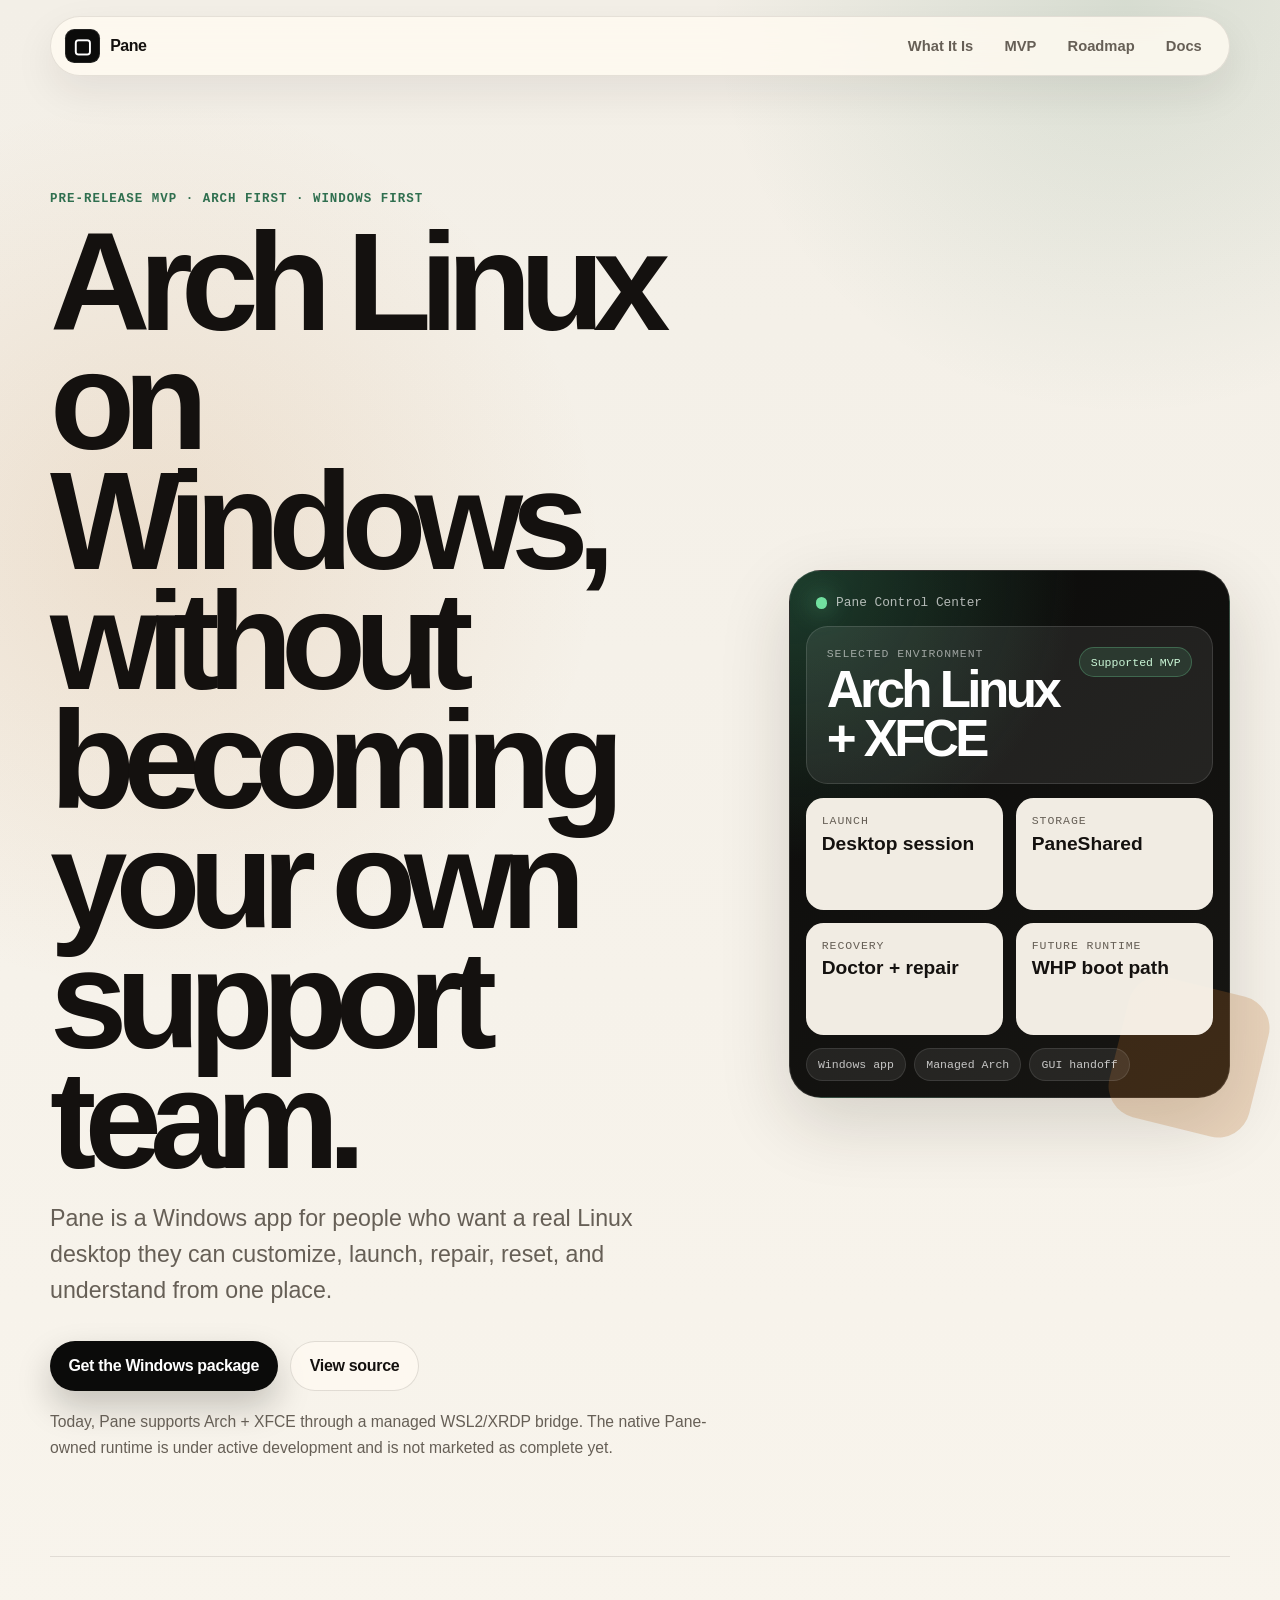
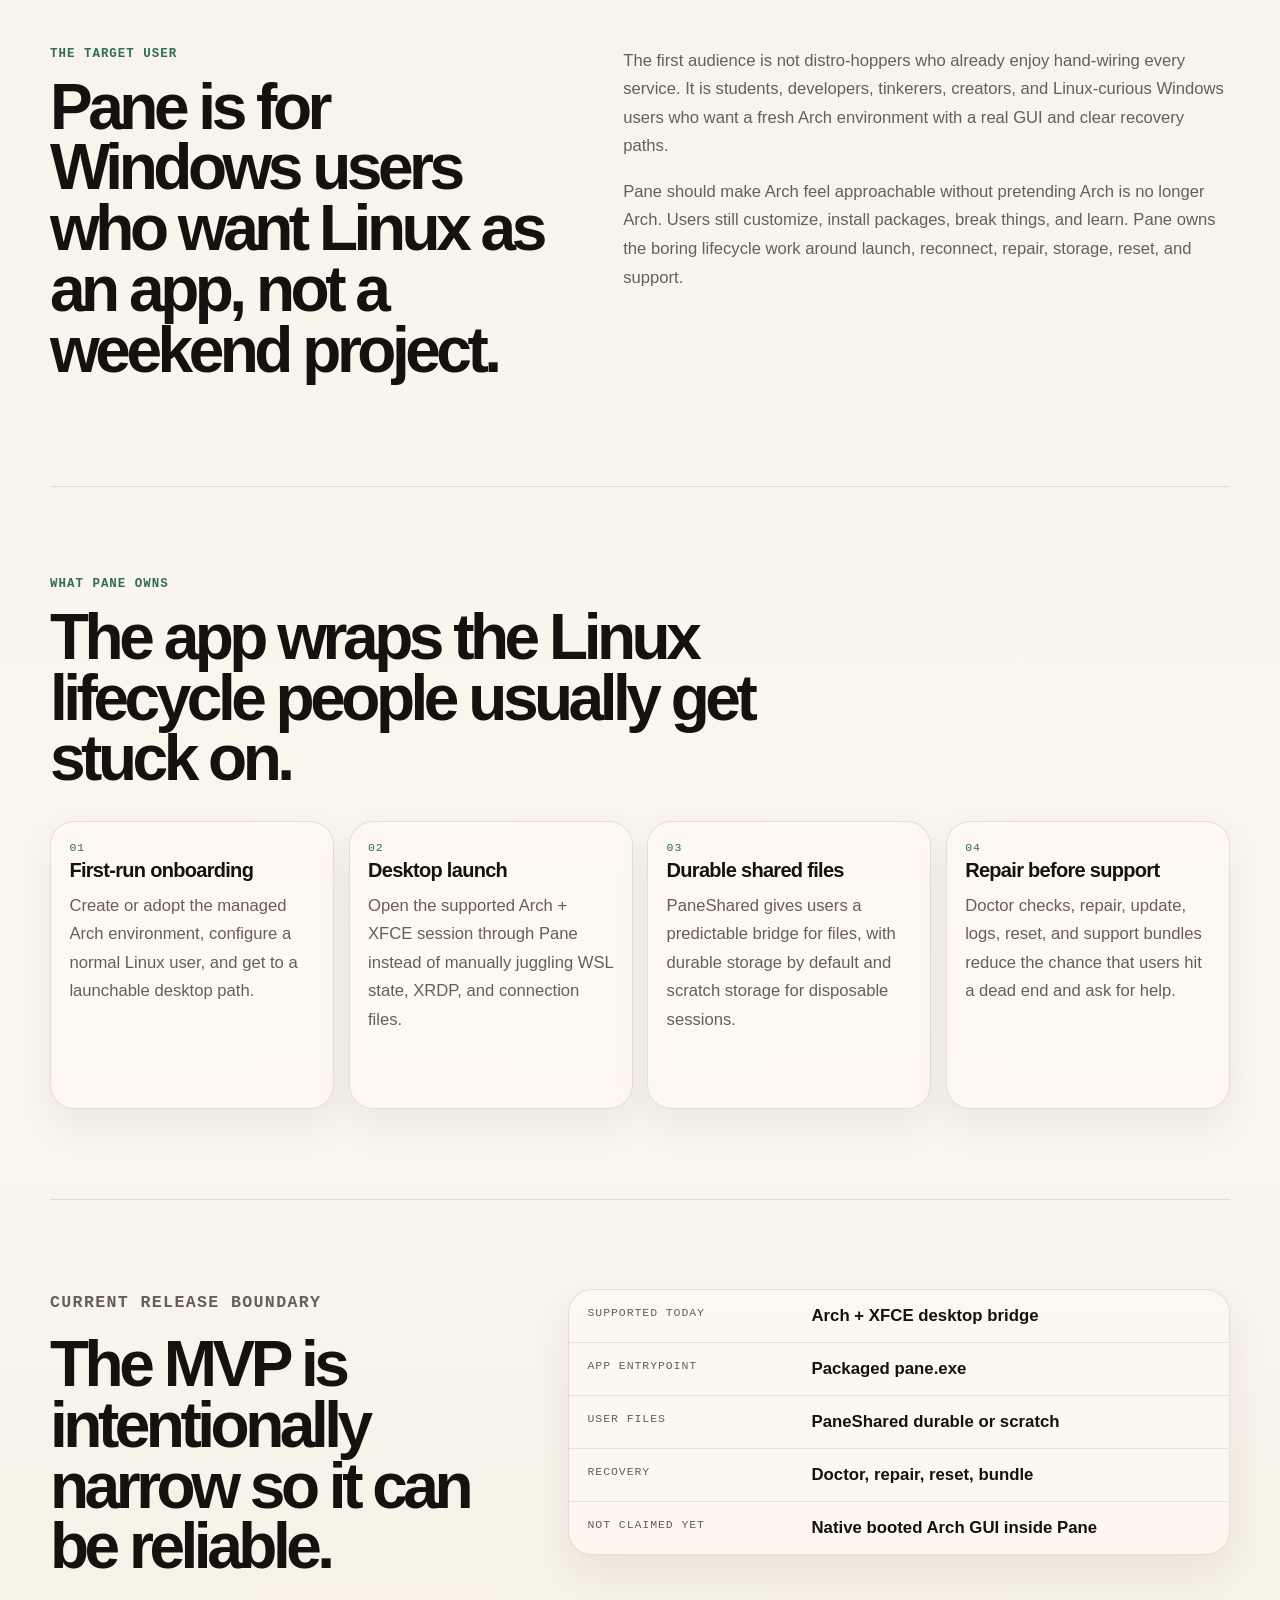
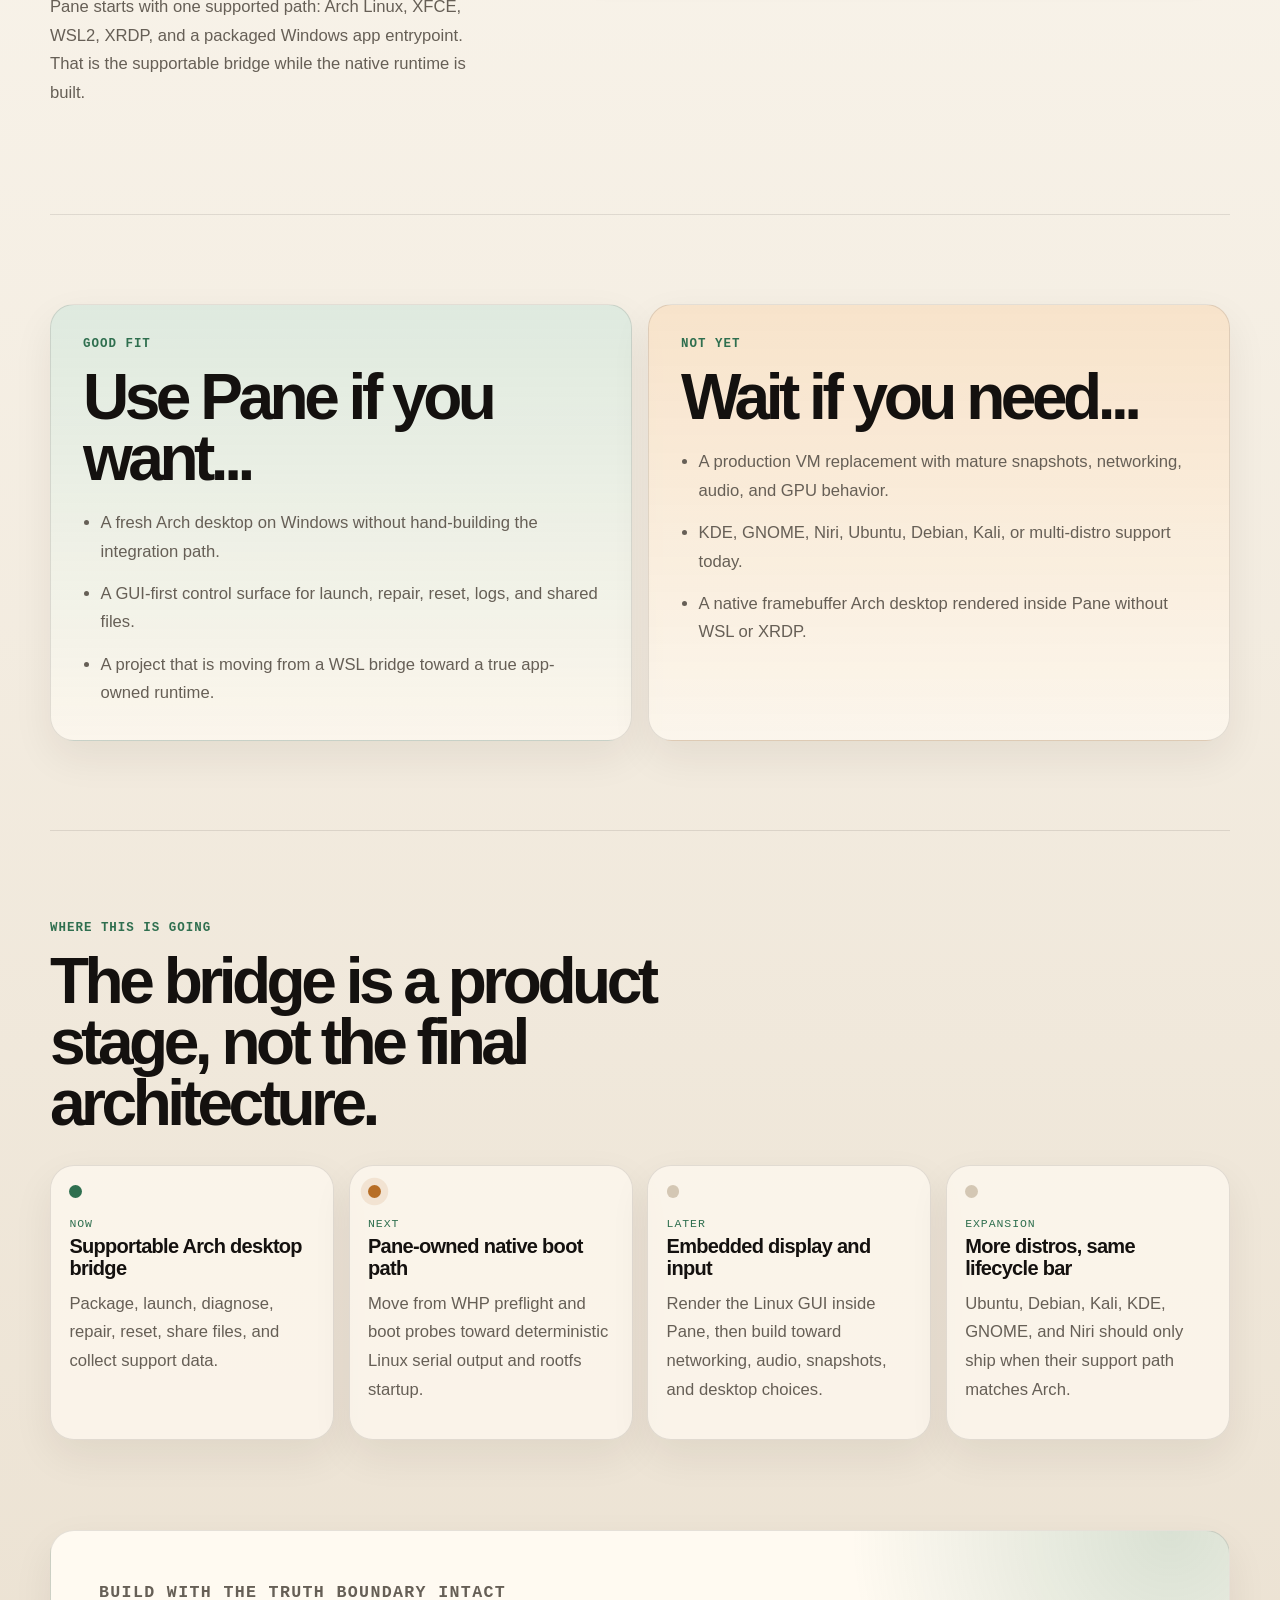
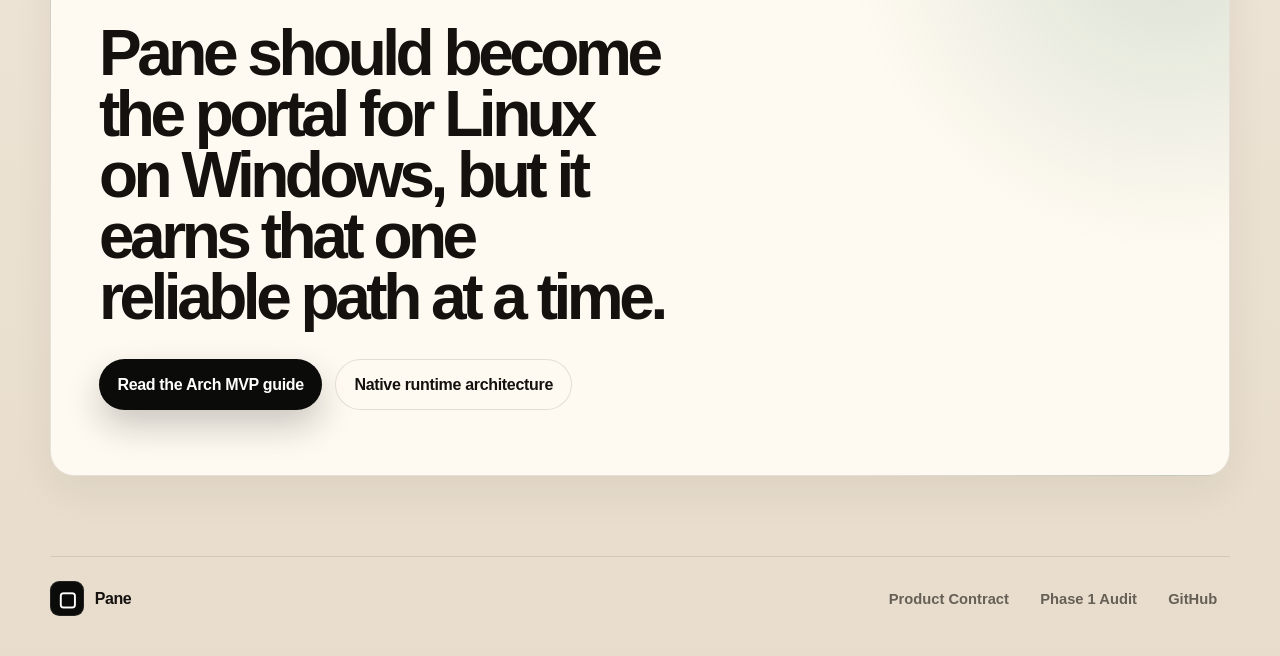
<file: docs/index.html>
<!DOCTYPE html>
<html lang="en">
<head>
  <meta charset="UTF-8">
  <meta name="viewport" content="width=device-width, initial-scale=1.0">
  <title>Pane - Arch Linux for Windows, without the setup spiral</title>
  <meta name="description" content="Pane is a Windows app that makes a fresh Arch Linux desktop easier to launch, repair, reset, and understand. Arch + XFCE is supported today while Pane builds toward its own native runtime.">
  <meta property="og:title" content="Pane - Arch Linux for Windows, without the setup spiral">
  <meta property="og:description" content="A Windows app for launching and managing an Arch Linux desktop today, with a clear path toward a Pane-owned native runtime.">
  <meta property="og:type" content="website">
  <meta name="theme-color" content="#f3efe7">
  <link rel="icon" href="data:image/svg+xml,<svg xmlns='http://www.w3.org/2000/svg' viewBox='0 0 100 100'><rect width='100' height='100' fill='black'/><text x='50' y='64' text-anchor='middle' font-size='58' fill='white'>▢</text></svg>">
  <link rel="stylesheet" href="style.css">
</head>
<body class="landing">
  <header class="site-header" data-reveal>
    <a class="brand" href="index.html" aria-label="Pane home">
      <span class="brand-mark">▢</span>
      <span>Pane</span>
    </a>
    <nav class="site-nav" aria-label="Primary navigation">
      <a href="#what-it-is">What It Is</a>
      <a href="#mvp">MVP</a>
      <a href="#roadmap">Roadmap</a>
      <a href="doc.html?doc=mvp-arch">Docs</a>
    </nav>
  </header>

  <main>
    <section class="hero-section">
      <div class="hero-copy" data-reveal>
        <p class="eyebrow">Pre-release MVP · Arch first · Windows first</p>
        <h1>Arch Linux on Windows, without becoming your own support team.</h1>
        <p class="hero-lede">
          Pane is a Windows app for people who want a real Linux desktop they can customize,
          launch, repair, reset, and understand from one place.
        </p>
        <div class="hero-actions" aria-label="Primary actions">
          <a class="button button-primary" href="https://github.com/NAME0x0/pane/releases">Get the Windows package</a>
          <a class="button button-secondary" href="https://github.com/NAME0x0/pane">View source</a>
        </div>
        <p class="truth-note">
          Today, Pane supports Arch + XFCE through a managed WSL2/XRDP bridge. The native
          Pane-owned runtime is under active development and is not marketed as complete yet.
        </p>
      </div>

      <div class="app-card" aria-label="Pane product snapshot" data-reveal>
        <div class="app-card-top">
          <span class="app-dot"></span>
          <span>Pane Control Center</span>
        </div>
        <div class="launch-panel">
          <div>
            <p class="panel-label">Selected environment</p>
            <h2>Arch Linux + XFCE</h2>
          </div>
          <span class="status-pill">Supported MVP</span>
        </div>
        <div class="panel-grid">
          <div>
            <span>Launch</span>
            <strong>Desktop session</strong>
          </div>
          <div>
            <span>Storage</span>
            <strong>PaneShared</strong>
          </div>
          <div>
            <span>Recovery</span>
            <strong>Doctor + repair</strong>
          </div>
          <div>
            <span>Future runtime</span>
            <strong>WHP boot path</strong>
          </div>
        </div>
        <div class="runtime-strip">
          <span>Windows app</span>
          <span>Managed Arch</span>
          <span>GUI handoff</span>
        </div>
      </div>
    </section>

    <section class="section split-section" id="what-it-is">
      <div data-reveal>
        <p class="eyebrow">The target user</p>
        <h2>Pane is for Windows users who want Linux as an app, not a weekend project.</h2>
      </div>
      <div class="copy-stack" data-reveal>
        <p>
          The first audience is not distro-hoppers who already enjoy hand-wiring every service.
          It is students, developers, tinkerers, creators, and Linux-curious Windows users who
          want a fresh Arch environment with a real GUI and clear recovery paths.
        </p>
        <p>
          Pane should make Arch feel approachable without pretending Arch is no longer Arch.
          Users still customize, install packages, break things, and learn. Pane owns the boring
          lifecycle work around launch, reconnect, repair, storage, reset, and support.
        </p>
      </div>
    </section>

    <section class="section cards-section" aria-labelledby="what-pane-does">
      <div class="section-heading" data-reveal>
        <p class="eyebrow">What Pane owns</p>
        <h2 id="what-pane-does">The app wraps the Linux lifecycle people usually get stuck on.</h2>
      </div>
      <div class="feature-grid">
        <article class="feature-card" data-reveal>
          <span class="feature-number">01</span>
          <h3>First-run onboarding</h3>
          <p>Create or adopt the managed Arch environment, configure a normal Linux user, and get to a launchable desktop path.</p>
        </article>
        <article class="feature-card" data-reveal>
          <span class="feature-number">02</span>
          <h3>Desktop launch</h3>
          <p>Open the supported Arch + XFCE session through Pane instead of manually juggling WSL state, XRDP, and connection files.</p>
        </article>
        <article class="feature-card" data-reveal>
          <span class="feature-number">03</span>
          <h3>Durable shared files</h3>
          <p>PaneShared gives users a predictable bridge for files, with durable storage by default and scratch storage for disposable sessions.</p>
        </article>
        <article class="feature-card" data-reveal>
          <span class="feature-number">04</span>
          <h3>Repair before support</h3>
          <p>Doctor checks, repair, update, logs, reset, and support bundles reduce the chance that users hit a dead end and ask for help.</p>
        </article>
      </div>
    </section>

    <section class="section mvp-section" id="mvp">
      <div class="mvp-copy" data-reveal>
        <p class="eyebrow">Current release boundary</p>
        <h2>The MVP is intentionally narrow so it can be reliable.</h2>
        <p>
          Pane starts with one supported path: Arch Linux, XFCE, WSL2, XRDP, and a packaged
          Windows app entrypoint. That is the supportable bridge while the native runtime is built.
        </p>
      </div>
      <div class="status-table" data-reveal>
        <div><span>Supported today</span><strong>Arch + XFCE desktop bridge</strong></div>
        <div><span>App entrypoint</span><strong>Packaged pane.exe</strong></div>
        <div><span>User files</span><strong>PaneShared durable or scratch</strong></div>
        <div><span>Recovery</span><strong>Doctor, repair, reset, bundle</strong></div>
        <div><span>Not claimed yet</span><strong>Native booted Arch GUI inside Pane</strong></div>
      </div>
    </section>

    <section class="section audience-section">
      <div class="audience-card good" data-reveal>
        <p class="eyebrow">Good fit</p>
        <h2>Use Pane if you want...</h2>
        <ul>
          <li>A fresh Arch desktop on Windows without hand-building the integration path.</li>
          <li>A GUI-first control surface for launch, repair, reset, logs, and shared files.</li>
          <li>A project that is moving from a WSL bridge toward a true app-owned runtime.</li>
        </ul>
      </div>
      <div class="audience-card caution" data-reveal>
        <p class="eyebrow">Not yet</p>
        <h2>Wait if you need...</h2>
        <ul>
          <li>A production VM replacement with mature snapshots, networking, audio, and GPU behavior.</li>
          <li>KDE, GNOME, Niri, Ubuntu, Debian, Kali, or multi-distro support today.</li>
          <li>A native framebuffer Arch desktop rendered inside Pane without WSL or XRDP.</li>
        </ul>
      </div>
    </section>

    <section class="section roadmap-section" id="roadmap">
      <div class="section-heading" data-reveal>
        <p class="eyebrow">Where this is going</p>
        <h2>The bridge is a product stage, not the final architecture.</h2>
      </div>
      <div class="roadmap">
        <div class="roadmap-item done" data-reveal>
          <span>Now</span>
          <h3>Supportable Arch desktop bridge</h3>
          <p>Package, launch, diagnose, repair, reset, share files, and collect support data.</p>
        </div>
        <div class="roadmap-item active" data-reveal>
          <span>Next</span>
          <h3>Pane-owned native boot path</h3>
          <p>Move from WHP preflight and boot probes toward deterministic Linux serial output and rootfs startup.</p>
        </div>
        <div class="roadmap-item" data-reveal>
          <span>Later</span>
          <h3>Embedded display and input</h3>
          <p>Render the Linux GUI inside Pane, then build toward networking, audio, snapshots, and desktop choices.</p>
        </div>
        <div class="roadmap-item" data-reveal>
          <span>Expansion</span>
          <h3>More distros, same lifecycle bar</h3>
          <p>Ubuntu, Debian, Kali, KDE, GNOME, and Niri should only ship when their support path matches Arch.</p>
        </div>
      </div>
    </section>

    <section class="section cta-section" data-reveal>
      <p class="eyebrow">Build with the truth boundary intact</p>
      <h2>Pane should become the portal for Linux on Windows, but it earns that one reliable path at a time.</h2>
      <div class="hero-actions">
        <a class="button button-primary" href="doc.html?doc=mvp-arch">Read the Arch MVP guide</a>
        <a class="button button-secondary" href="doc.html?doc=native-runtime-architecture">Native runtime architecture</a>
      </div>
    </section>
  </main>

  <footer class="site-footer">
    <a class="brand" href="index.html">
      <span class="brand-mark">▢</span>
      <span>Pane</span>
    </a>
    <nav aria-label="Footer navigation">
      <a href="doc.html?doc=product-contract">Product Contract</a>
      <a href="doc.html?doc=phase-1-audit">Phase 1 Audit</a>
      <a href="https://github.com/NAME0x0/pane">GitHub</a>
    </nav>
  </footer>

  <script src="main.js"></script>
</body>
</html>
</file>
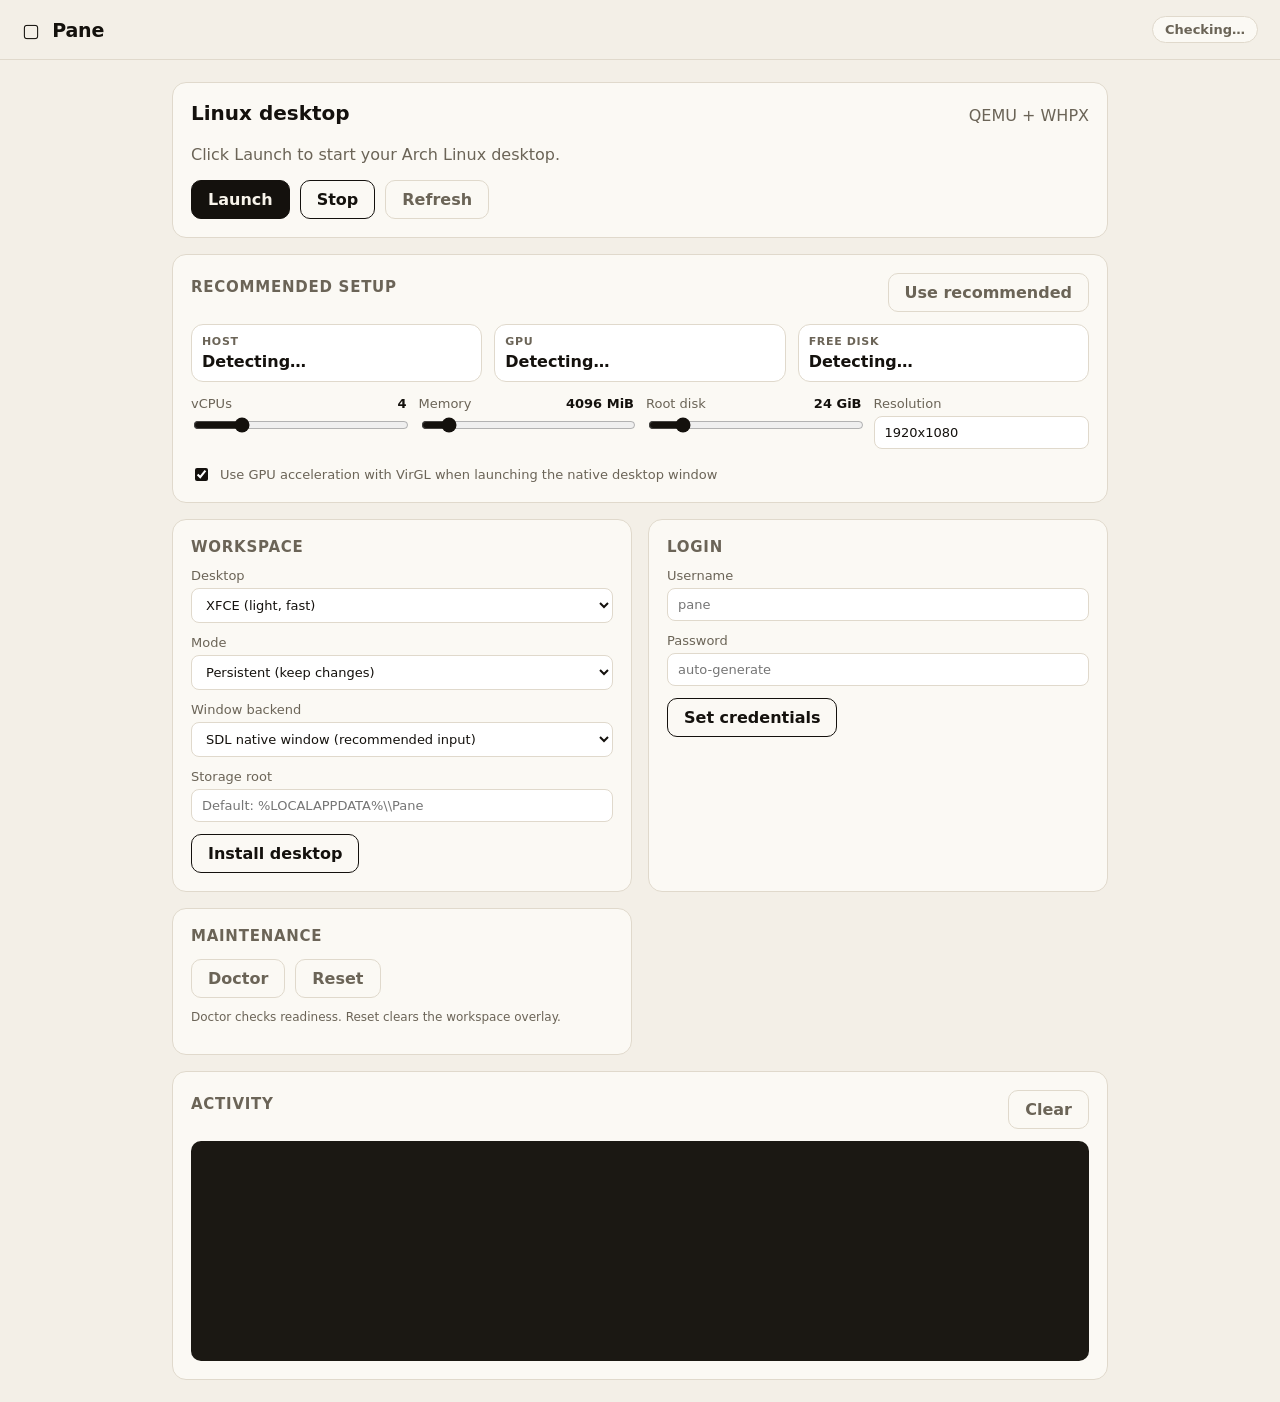
<file: ui/index.html>
<!DOCTYPE html>
<html lang="en">
<head>
  <meta charset="UTF-8" />
  <meta name="viewport" content="width=device-width, initial-scale=1.0" />
  <title>Pane</title>
  <link rel="stylesheet" href="style.css" />
</head>
<body>
  <header class="bar">
    <div class="brand"><span class="mark">▢</span> Pane</div>
    <div id="status" class="pill pill-idle">Checking…</div>
  </header>

  <main class="grid">
    <section class="card span2">
      <div class="card-top">
        <h2>Linux desktop</h2>
        <span class="muted" id="engine-line">QEMU + WHPX</span>
      </div>
      <p class="muted" id="vm-detail">Click Launch to start your Arch Linux desktop.</p>
      <div class="row">
        <button id="btn-launch" class="btn btn-primary">Launch</button>
        <button id="btn-stop" class="btn">Stop</button>
        <button id="btn-refresh" class="btn btn-ghost">Refresh</button>
      </div>
    </section>

    <section class="card span2">
      <div class="card-top">
        <h3>Recommended setup</h3>
        <button id="btn-recommended" class="btn btn-ghost small">Use recommended</button>
      </div>
      <div class="spec-grid">
        <div><span class="label">Host</span><strong id="host-summary">Detecting…</strong></div>
        <div><span class="label">GPU</span><strong id="gpu-summary">Detecting…</strong></div>
        <div><span class="label">Free disk</span><strong id="disk-summary">Detecting…</strong></div>
      </div>
      <div class="tuning-grid">
        <label class="field">vCPUs <output id="out-vcpus">4</output>
          <input id="in-vcpus" type="range" min="1" max="16" value="4" />
        </label>
        <label class="field">Memory <output id="out-memory">4096 MiB</output>
          <input id="in-memory" type="range" min="1024" max="32768" step="512" value="4096" />
        </label>
        <label class="field">Root disk <output id="out-disk">24 GiB</output>
          <input id="in-disk" type="range" min="8" max="128" step="1" value="24" />
        </label>
        <label class="field">Resolution
          <input id="in-resolution" type="text" value="1920x1080" />
        </label>
      </div>
      <label class="check">
        <input id="in-gpu" type="checkbox" checked />
        <span>Use GPU acceleration with VirGL when launching the native desktop window</span>
      </label>
    </section>

    <section class="card">
      <h3>Workspace</h3>
      <label class="field">Desktop
        <select id="sel-de">
          <option value="xfce">XFCE (light, fast)</option>
          <option value="gnome">GNOME</option>
          <option value="kde">KDE Plasma</option>
        </select>
      </label>
      <label class="field">Mode
        <select id="sel-mode">
          <option value="persistent">Persistent (keep changes)</option>
          <option value="perishable">Perishable (reset each time)</option>
        </select>
      </label>
      <label class="field">Window backend
        <select id="sel-display">
          <option value="sdl">SDL native window (recommended input)</option>
          <option value="gtk">GTK native window</option>
        </select>
      </label>
      <label class="field">Storage root
        <input id="in-storage-root" type="text" placeholder="Default: %LOCALAPPDATA%\\Pane" />
      </label>
      <button id="btn-install" class="btn">Install desktop</button>
    </section>

    <section class="card">
      <h3>Login</h3>
      <label class="field">Username <input id="in-user" type="text" placeholder="pane" /></label>
      <label class="field">Password <input id="in-pass" type="password" placeholder="auto-generate" /></label>
      <button id="btn-provision" class="btn">Set credentials</button>
    </section>

    <section class="card">
      <h3>Maintenance</h3>
      <div class="row">
        <button id="btn-doctor" class="btn btn-ghost">Doctor</button>
        <button id="btn-reset" class="btn btn-ghost">Reset</button>
      </div>
      <p class="muted small">Doctor checks readiness. Reset clears the workspace overlay.</p>
    </section>

    <section class="card span2">
      <div class="card-top"><h3>Activity</h3><button id="btn-clear" class="btn btn-ghost small">Clear</button></div>
      <pre id="log" class="log" aria-live="polite"></pre>
    </section>
  </main>

  <section id="screen-view" hidden>
    <div class="screen-bar">
      <div class="brand"><span class="mark">▢</span> Pane</div>
      <div class="row">
        <button id="btn-back" class="btn btn-ghost small">Control Center</button>
        <button id="btn-screen-stop" class="btn small">Stop</button>
      </div>
    </div>
    <div id="screen" class="screen"></div>
  </section>

  <script type="module" src="main.js"></script>
</body>
</html>
</file>
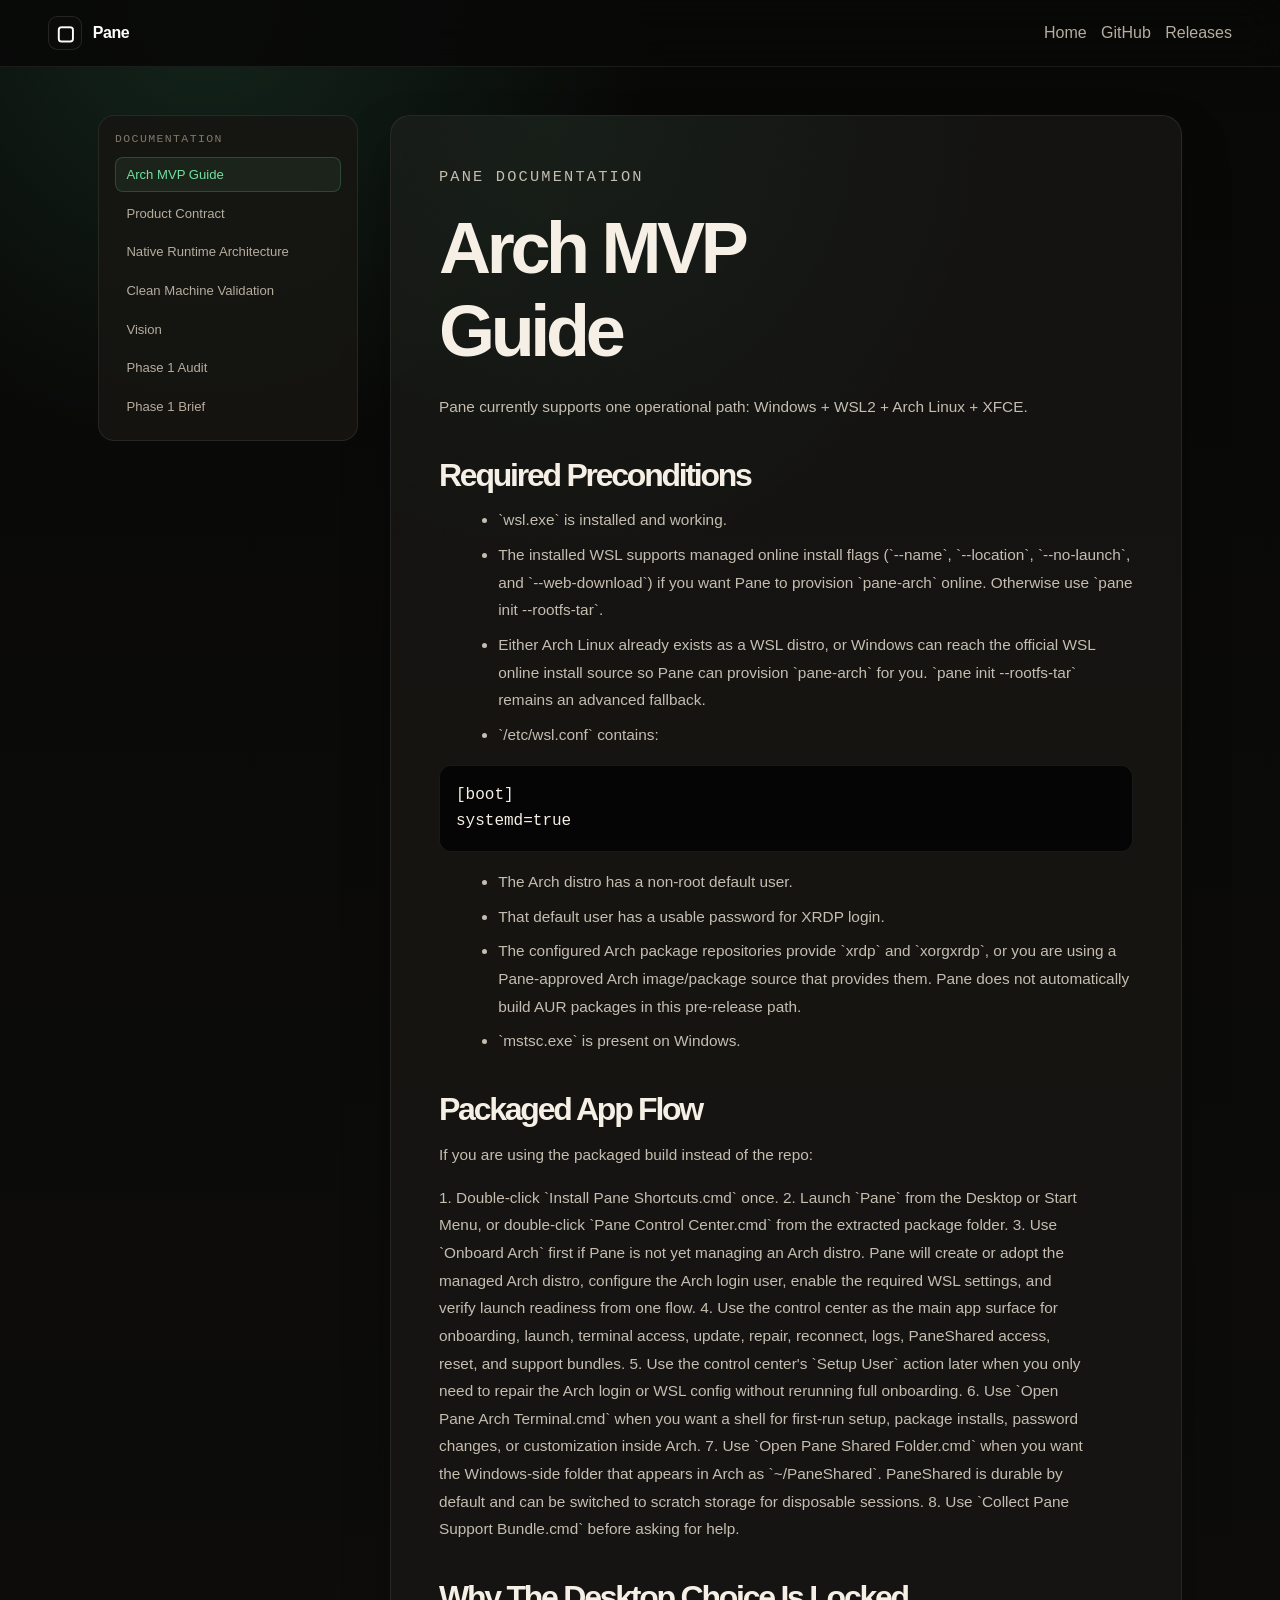
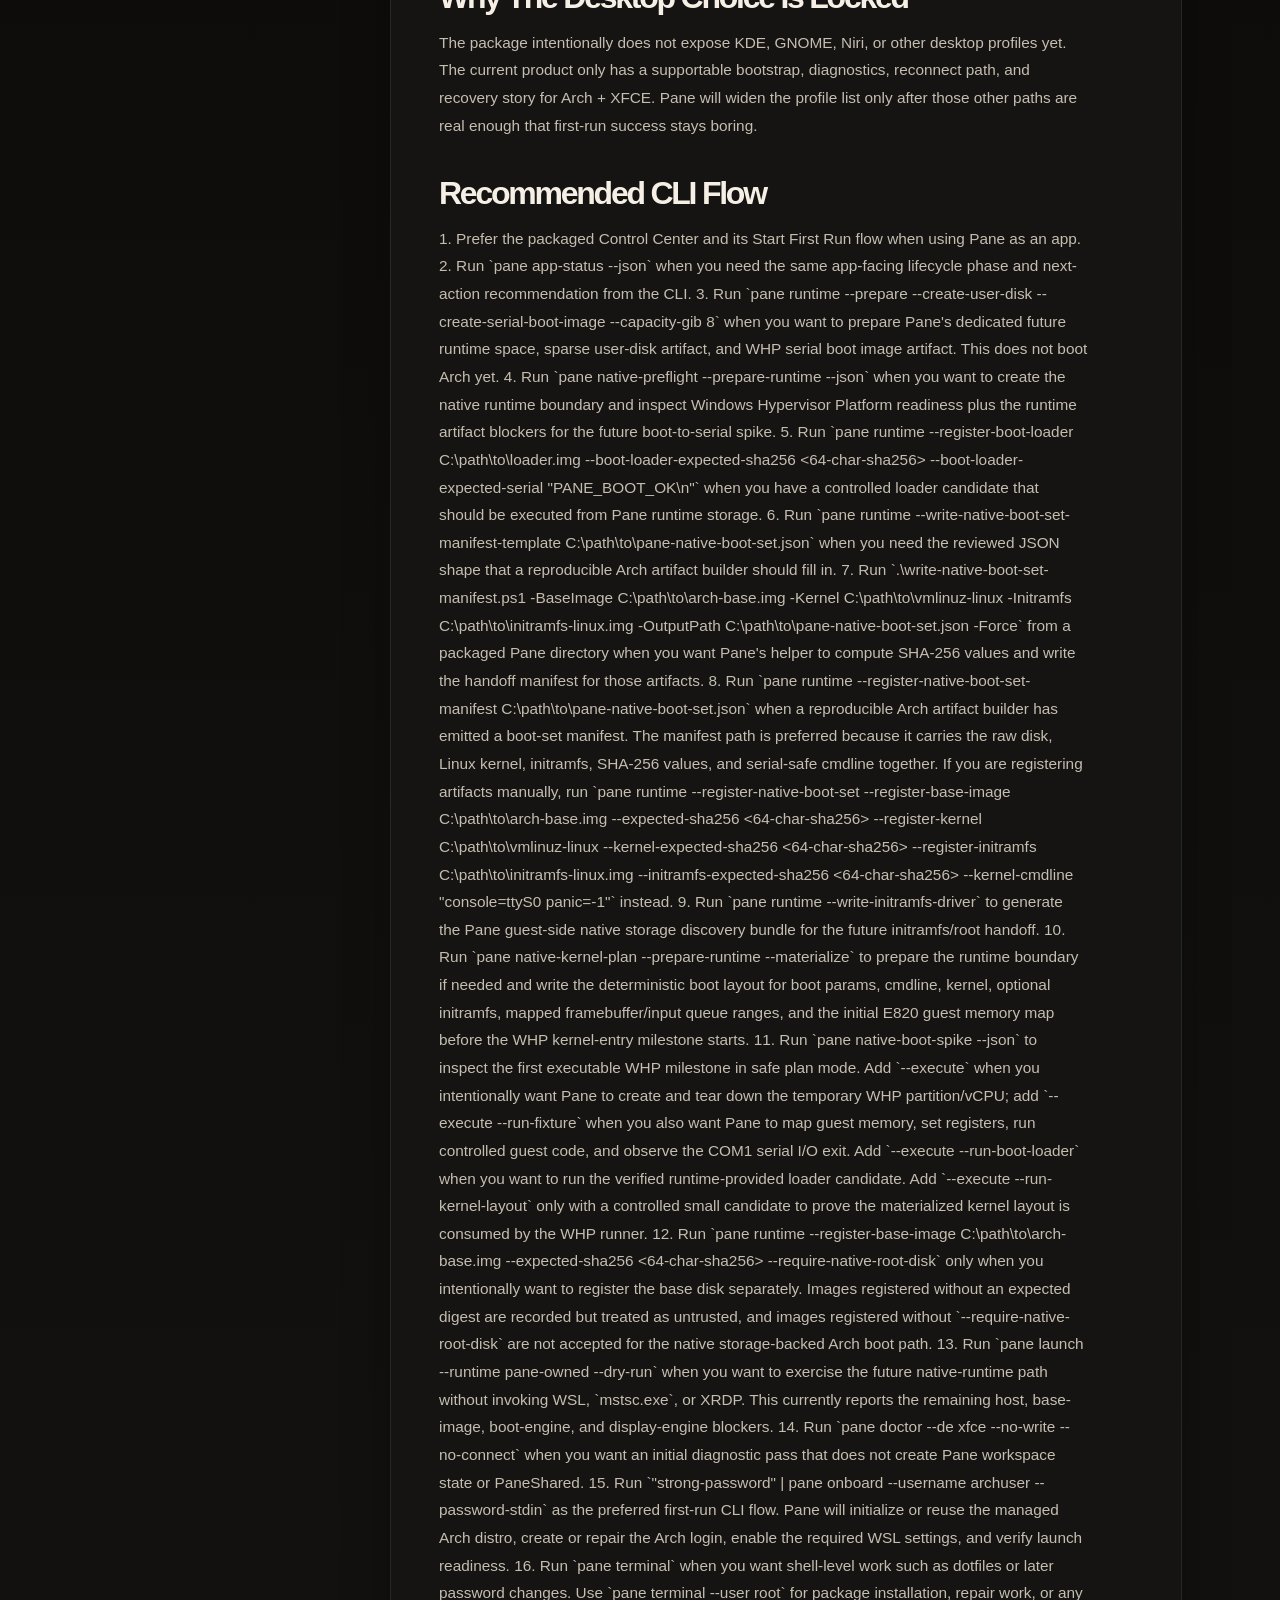
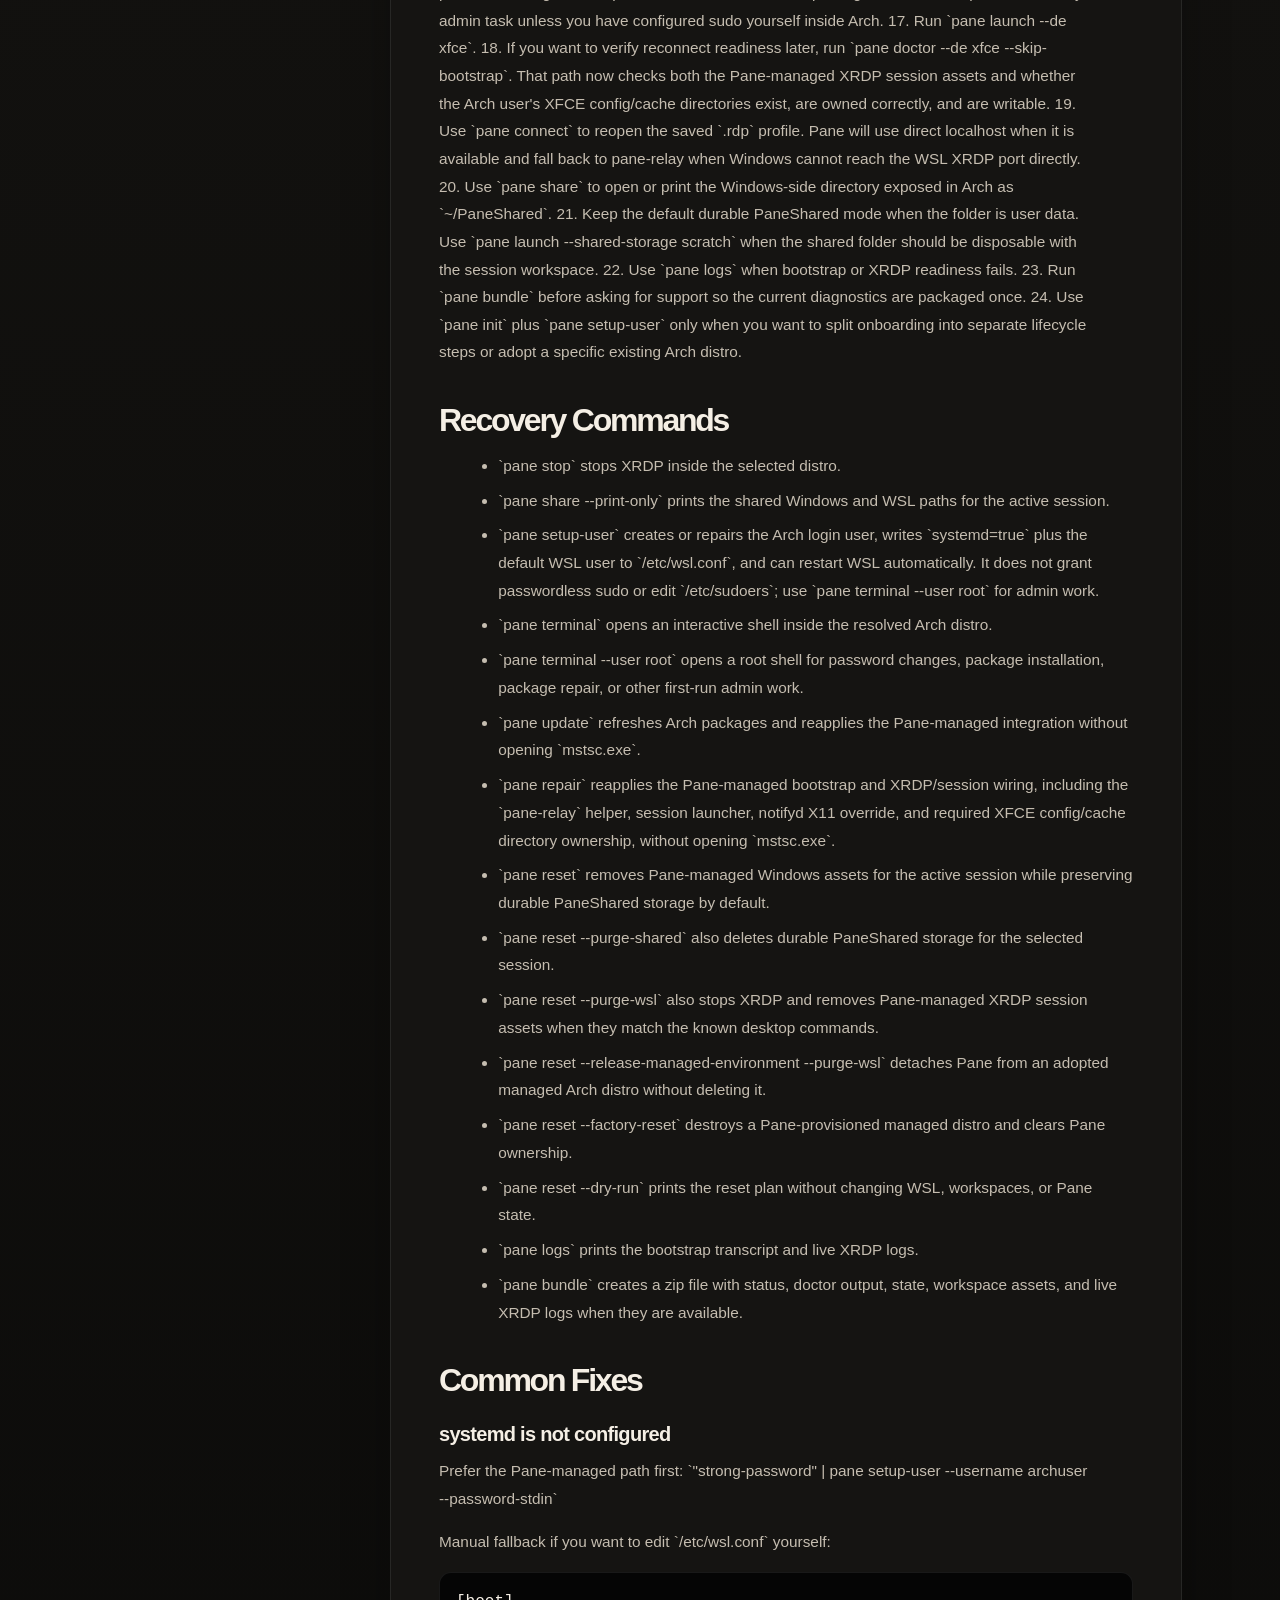
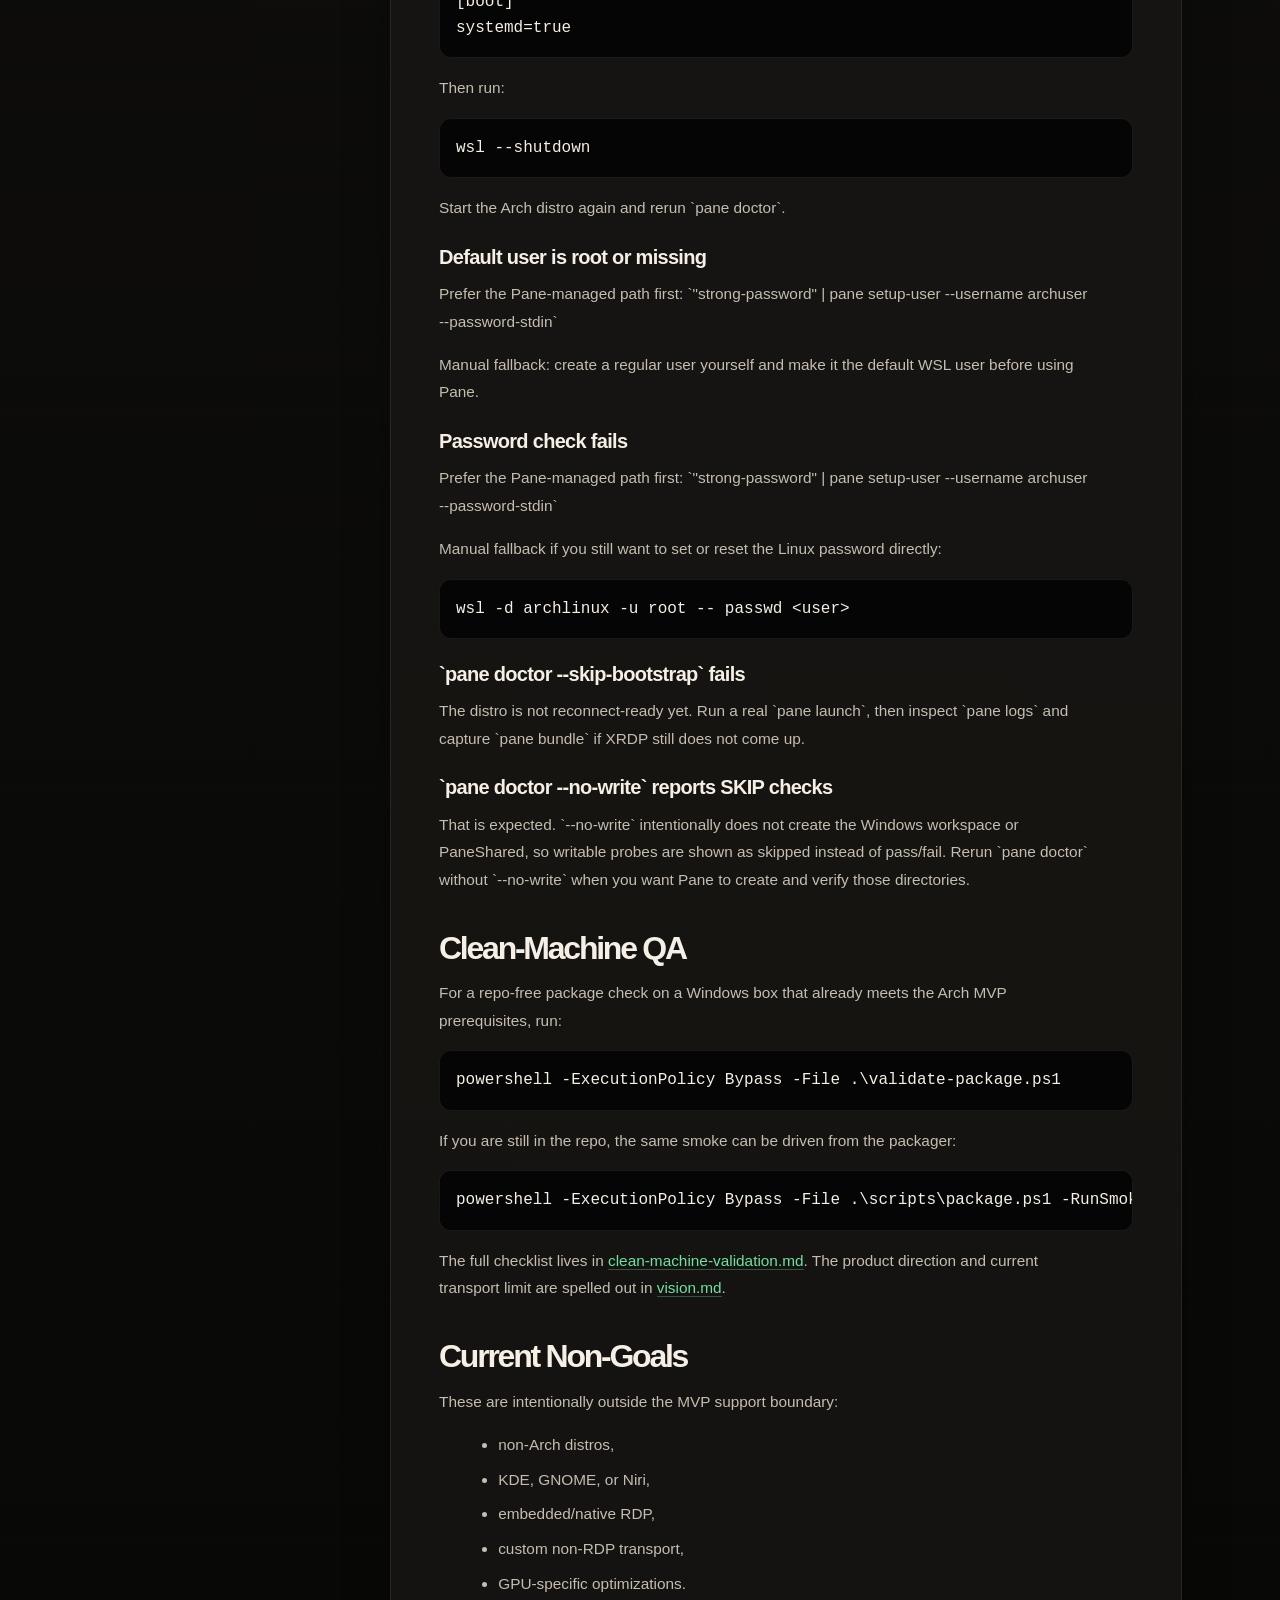
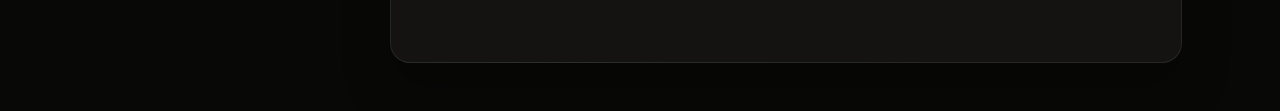
<file: docs/doc.html>
<!DOCTYPE html>
<html lang="en">
<head>
  <meta charset="UTF-8">
  <meta name="viewport" content="width=device-width, initial-scale=1.0">
  <title>Pane Docs</title>
  <meta name="description" content="Pane product, runtime, validation, and roadmap documentation.">
  <meta name="theme-color" content="#0a0a0a">
  <link rel="icon" href="data:image/svg+xml,<svg xmlns='http://www.w3.org/2000/svg' viewBox='0 0 100 100'><rect width='100' height='100' fill='black'/><text x='50' y='64' text-anchor='middle' font-size='58' fill='white'>▢</text></svg>">
  <link rel="stylesheet" href="style.css">
</head>
<body class="docs-layout">
  <header class="docs-header">
    <a class="docs-brand" href="index.html" aria-label="Pane home">
      <span class="docs-mark">▢</span>
      <span>Pane</span>
    </a>
    <nav class="docs-topnav" aria-label="Top navigation">
      <a href="index.html">Home</a>
      <a href="https://github.com/NAME0x0/pane">GitHub</a>
      <a href="https://github.com/NAME0x0/pane/releases">Releases</a>
    </nav>
  </header>

  <main class="docs-shell">
    <aside class="docs-sidebar" aria-label="Documentation">
      <p class="docs-sidebar-title">Documentation</p>
      <nav id="docs-nav" class="docs-nav"></nav>
    </aside>

    <article class="doc-card" id="doc-content" aria-live="polite">
      <p class="doc-kicker">Pane documentation</p>
      <h1>Loading documentation...</h1>
      <p>If this takes longer than expected, open the source repository from the top navigation.</p>
    </article>
  </main>

  <script src="docs.js"></script>
</body>
</html>
</file>
<file: docs/style.css>
*,
*::before,
*::after {
  box-sizing: border-box;
}

:root {
  --paper: #f3efe7;
  --paper-warm: #e8ddcc;
  --ink: #14110f;
  --muted: #665f56;
  --line: #d4c7b4;
  --coal: #0b0b0a;
  --coal-soft: #171613;
  --green: #2f6f4f;
  --green-soft: #dbe9de;
  --amber: #b76e26;
  --cream: #fffaf1;
  --white: #ffffff;
  --shadow: 0 24px 70px rgba(38, 30, 20, 0.16);
  --font-sans: Avenir Next, Segoe UI, Calibri, Helvetica Neue, sans-serif;
  --font-mono: Cascadia Code, SFMono-Regular, Consolas, Liberation Mono, monospace;
}

html {
  font-size: 16px;
  scroll-behavior: smooth;
}

body {
  margin: 0;
  min-height: 100dvh;
  color: var(--ink);
  background:
    radial-gradient(circle at 12% 10%, rgba(183, 110, 38, 0.14), transparent 28rem),
    radial-gradient(circle at 88% 0%, rgba(47, 111, 79, 0.14), transparent 26rem),
    linear-gradient(180deg, var(--paper), #fbf7ef 48%, var(--paper-warm));
  font-family: var(--font-sans);
}

a {
  color: inherit;
}

.landing {
  overflow-x: hidden;
}

.site-header,
.site-footer,
.hero-section,
.section {
  width: min(1180px, calc(100% - 2rem));
  margin-inline: auto;
}

.site-header {
  position: sticky;
  top: 1rem;
  z-index: 20;
  display: flex;
  align-items: center;
  justify-content: space-between;
  gap: 1rem;
  margin-top: 1rem;
  padding: 0.75rem 0.9rem;
  background: rgba(255, 250, 241, 0.82);
  border: 1px solid rgba(20, 17, 15, 0.1);
  border-radius: 999px;
  box-shadow: 0 16px 40px rgba(38, 30, 20, 0.08);
  backdrop-filter: blur(18px);
}

.brand,
.docs-brand {
  display: inline-flex;
  align-items: center;
  gap: 0.65rem;
  color: var(--ink);
  text-decoration: none;
  font-weight: 800;
  letter-spacing: -0.03em;
}

.brand-mark,
.docs-mark {
  display: inline-grid;
  width: 2.15rem;
  height: 2.15rem;
  place-items: center;
  color: var(--white);
  background: var(--coal);
  border-radius: 0.58rem;
  font-size: 1.25rem;
  line-height: 1;
  box-shadow: inset 0 0 0 1px rgba(255, 255, 255, 0.1);
}

.site-nav,
.site-footer nav {
  display: flex;
  align-items: center;
  flex-wrap: wrap;
  gap: 0.35rem;
}

.site-nav a,
.site-footer nav a {
  color: var(--muted);
  padding: 0.55rem 0.8rem;
  border-radius: 999px;
  text-decoration: none;
  font-size: 0.92rem;
  font-weight: 700;
  transition: background 0.18s ease, color 0.18s ease;
}

.site-nav a:hover,
.site-footer nav a:hover {
  color: var(--ink);
  background: rgba(20, 17, 15, 0.06);
}

.hero-section {
  display: grid;
  grid-template-columns: minmax(0, 1.08fr) minmax(340px, 0.72fr);
  gap: clamp(2rem, 6vw, 5rem);
  align-items: center;
  padding: clamp(5rem, 9vw, 8rem) 0 clamp(3rem, 7vw, 5rem);
}

.eyebrow {
  margin: 0 0 1rem;
  color: var(--green);
  font-family: var(--font-mono);
  font-size: 0.78rem;
  font-weight: 800;
  letter-spacing: 0.08em;
  text-transform: uppercase;
}

h1,
h2,
h3,
p {
  margin-top: 0;
}

h1 {
  max-width: 12ch;
  margin-bottom: 1.35rem;
  color: var(--ink);
  font-size: clamp(4rem, 11vw, 8.7rem);
  line-height: 0.86;
  letter-spacing: -0.085em;
}

h2 {
  margin-bottom: 1rem;
  color: var(--ink);
  font-size: clamp(2rem, 5vw, 4.2rem);
  line-height: 0.95;
  letter-spacing: -0.07em;
}

h3 {
  margin-bottom: 0.65rem;
  color: var(--ink);
  font-size: 1.25rem;
  line-height: 1.1;
  letter-spacing: -0.035em;
}

.hero-lede {
  max-width: 42rem;
  color: var(--muted);
  font-size: clamp(1.18rem, 2vw, 1.45rem);
  line-height: 1.55;
}

.hero-actions {
  display: flex;
  flex-wrap: wrap;
  gap: 0.8rem;
  margin: 2rem 0 1.1rem;
}

.button {
  display: inline-flex;
  align-items: center;
  justify-content: center;
  min-height: 3.15rem;
  padding: 0.9rem 1.15rem;
  border-radius: 999px;
  text-decoration: none;
  font-weight: 850;
  letter-spacing: -0.02em;
  transition: transform 0.18s ease, box-shadow 0.18s ease, background 0.18s ease;
}

.button:hover {
  transform: translateY(-2px);
}

.button-primary {
  color: var(--white);
  background: var(--coal);
  box-shadow: 0 16px 34px rgba(20, 17, 15, 0.22);
}

.button-secondary {
  color: var(--ink);
  background: rgba(255, 250, 241, 0.72);
  border: 1px solid rgba(20, 17, 15, 0.12);
}

.truth-note {
  max-width: 43rem;
  color: var(--muted);
  font-size: 0.98rem;
  line-height: 1.65;
}

.app-card {
  position: relative;
  padding: 1rem;
  color: var(--white);
  background:
    radial-gradient(circle at 0% 0%, rgba(47, 111, 79, 0.5), transparent 18rem),
    linear-gradient(145deg, var(--coal), var(--coal-soft));
  border: 1px solid rgba(255, 255, 255, 0.12);
  border-radius: 2rem;
  box-shadow: var(--shadow);
}

.app-card::after {
  content: "";
  position: absolute;
  right: -2rem;
  bottom: -2rem;
  width: 9rem;
  height: 9rem;
  background: var(--amber);
  border-radius: 2rem;
  opacity: 0.24;
  transform: rotate(14deg);
  z-index: -1;
}

.app-card-top {
  display: flex;
  align-items: center;
  gap: 0.55rem;
  padding: 0.55rem 0.65rem 1rem;
  color: rgba(255, 255, 255, 0.68);
  font-family: var(--font-mono);
  font-size: 0.8rem;
}

.app-dot {
  width: 0.7rem;
  height: 0.7rem;
  background: #72e0a0;
  border-radius: 999px;
  box-shadow: 0 0 24px rgba(114, 224, 160, 0.8);
}

.launch-panel {
  display: flex;
  align-items: flex-start;
  justify-content: space-between;
  gap: 1rem;
  padding: 1.25rem;
  background: rgba(255, 255, 255, 0.08);
  border: 1px solid rgba(255, 255, 255, 0.12);
  border-radius: 1.35rem;
}

.panel-label,
.feature-number,
.status-table span,
.panel-grid span,
.roadmap-item span {
  display: block;
  margin-bottom: 0.35rem;
  color: rgba(255, 255, 255, 0.55);
  font-family: var(--font-mono);
  font-size: 0.72rem;
  letter-spacing: 0.08em;
  text-transform: uppercase;
}

.launch-panel h2 {
  margin: 0;
  color: var(--white);
  font-size: clamp(2rem, 4vw, 3.2rem);
  line-height: 0.95;
}

.status-pill {
  flex: 0 0 auto;
  color: #cbf7d7;
  background: rgba(114, 224, 160, 0.12);
  border: 1px solid rgba(114, 224, 160, 0.28);
  border-radius: 999px;
  padding: 0.45rem 0.65rem;
  font-family: var(--font-mono);
  font-size: 0.72rem;
}

.panel-grid {
  display: grid;
  grid-template-columns: repeat(2, minmax(0, 1fr));
  gap: 0.8rem;
  margin-top: 0.85rem;
}

.panel-grid div {
  min-height: 7rem;
  padding: 1rem;
  background: rgba(255, 250, 241, 0.94);
  border-radius: 1.1rem;
}

.panel-grid span {
  color: var(--muted);
}

.panel-grid strong {
  display: block;
  color: var(--ink);
  font-size: 1.2rem;
  line-height: 1.1;
}

.runtime-strip {
  display: flex;
  flex-wrap: wrap;
  gap: 0.5rem;
  margin-top: 0.85rem;
}

.runtime-strip span {
  padding: 0.55rem 0.7rem;
  color: rgba(255, 255, 255, 0.74);
  background: rgba(255, 255, 255, 0.08);
  border: 1px solid rgba(255, 255, 255, 0.1);
  border-radius: 999px;
  font-family: var(--font-mono);
  font-size: 0.72rem;
}

.section {
  padding: clamp(3.5rem, 7vw, 6rem) 0;
  border-top: 1px solid rgba(20, 17, 15, 0.1);
}

.split-section {
  display: grid;
  grid-template-columns: 0.9fr 1.1fr;
  gap: clamp(2rem, 6vw, 5rem);
}

.copy-stack p,
.mvp-copy p,
.feature-card p,
.roadmap-item p,
.audience-card li,
.cta-section p {
  color: var(--muted);
  font-size: 1.04rem;
  line-height: 1.72;
}

.copy-stack p + p {
  margin-top: 1rem;
}

.section-heading {
  max-width: 48rem;
  margin-bottom: 2rem;
}

.feature-grid {
  display: grid;
  grid-template-columns: repeat(4, minmax(0, 1fr));
  gap: 0.9rem;
}

.feature-card,
.audience-card,
.roadmap-item,
.cta-section,
.status-table {
  background: rgba(255, 250, 241, 0.7);
  border: 1px solid rgba(20, 17, 15, 0.11);
  border-radius: 1.5rem;
  box-shadow: 0 16px 40px rgba(38, 30, 20, 0.07);
}

.feature-card {
  min-height: 18rem;
  padding: 1.15rem;
}

.feature-number {
  color: var(--green);
}

.mvp-section {
  display: grid;
  grid-template-columns: 0.8fr 1.2fr;
  gap: clamp(2rem, 6vw, 5rem);
  align-items: start;
}

.status-table {
  overflow: hidden;
}

.status-table div {
  display: grid;
  grid-template-columns: 13rem 1fr;
  gap: 1rem;
  padding: 1rem 1.15rem;
  border-bottom: 1px solid rgba(20, 17, 15, 0.09);
}

.status-table div:last-child {
  border-bottom: 0;
}

.status-table span {
  color: var(--muted);
}

.status-table strong {
  font-size: 1.05rem;
}

.audience-section {
  display: grid;
  grid-template-columns: repeat(2, minmax(0, 1fr));
  gap: 1rem;
}

.audience-card {
  padding: clamp(1.25rem, 3vw, 2rem);
}

.audience-card ul {
  display: grid;
  gap: 0.85rem;
  margin: 1.25rem 0 0;
  padding-left: 1.1rem;
}

.audience-card.good {
  background: linear-gradient(180deg, rgba(219, 233, 222, 0.88), rgba(255, 250, 241, 0.7));
}

.audience-card.caution {
  background: linear-gradient(180deg, rgba(248, 224, 196, 0.8), rgba(255, 250, 241, 0.7));
}

.roadmap {
  display: grid;
  grid-template-columns: repeat(4, minmax(0, 1fr));
  gap: 0.9rem;
}

.roadmap-item {
  position: relative;
  padding: 1.15rem;
}

.roadmap-item::before {
  content: "";
  display: block;
  width: 0.8rem;
  height: 0.8rem;
  margin-bottom: 1.2rem;
  background: var(--line);
  border-radius: 999px;
}

.roadmap-item.done::before {
  background: var(--green);
}

.roadmap-item.active::before {
  background: var(--amber);
  box-shadow: 0 0 0 0.45rem rgba(183, 110, 38, 0.12);
}

.roadmap-item span {
  color: var(--green);
}

.cta-section {
  margin-bottom: clamp(3rem, 7vw, 5rem);
  padding: clamp(1.5rem, 5vw, 3rem);
  background:
    radial-gradient(circle at 95% 0%, rgba(47, 111, 79, 0.18), transparent 20rem),
    var(--cream);
}

.cta-section h2 {
  max-width: 16ch;
}

.site-footer {
  display: flex;
  align-items: center;
  justify-content: space-between;
  gap: 1rem;
  padding: 1.5rem 0 2.5rem;
  border-top: 1px solid rgba(20, 17, 15, 0.1);
}

[data-reveal] {
  opacity: 0;
  transform: translateY(16px);
  transition: opacity 0.55s ease, transform 0.55s ease;
}

[data-reveal].is-visible {
  opacity: 1;
  transform: translateY(0);
}

body.docs-layout {
  color: #d7d1c6;
  background:
    radial-gradient(circle at 16% 0%, rgba(47, 111, 79, 0.28), transparent 28rem),
    linear-gradient(180deg, #080807, #12110f 48%, #080807);
  overflow: auto;
}

.docs-header {
  position: sticky;
  top: 0;
  z-index: 10;
  display: flex;
  align-items: center;
  justify-content: space-between;
  gap: 1rem;
  padding: 1rem clamp(1rem, 4vw, 3rem);
  background: rgba(8, 8, 7, 0.88);
  border-bottom: 1px solid rgba(255, 255, 255, 0.08);
  backdrop-filter: blur(18px);
}

.docs-brand {
  color: var(--white);
}

.docs-topnav {
  display: flex;
  flex-wrap: wrap;
  gap: 0.9rem;
}

.docs-topnav a,
.docs-nav a {
  color: #b6ad9f;
  text-decoration: none;
  transition: color 0.15s ease, border-color 0.15s ease, background 0.15s ease;
}

.docs-topnav a:hover,
.docs-nav a:hover {
  color: #72e0a0;
}

.docs-shell {
  width: min(1180px, 100%);
  margin: 0 auto;
  display: grid;
  grid-template-columns: minmax(190px, 260px) minmax(0, 1fr);
  gap: clamp(1rem, 3vw, 2rem);
  padding: clamp(1rem, 4vw, 3rem);
}

.docs-sidebar {
  align-self: start;
  position: sticky;
  top: 5rem;
  padding: 1rem;
  background: rgba(23, 22, 19, 0.84);
  border: 1px solid rgba(255, 255, 255, 0.08);
  border-radius: 1rem;
}

.docs-sidebar-title {
  color: #81786a;
  font-family: var(--font-mono);
  font-size: 0.72rem;
  text-transform: uppercase;
  letter-spacing: 0.12em;
  margin: 0 0 0.75rem;
}

.docs-nav {
  display: flex;
  flex-direction: column;
  gap: 0.25rem;
}

.docs-nav a {
  padding: 0.55rem 0.65rem;
  border: 1px solid transparent;
  border-radius: 0.5rem;
  font-size: 0.82rem;
}

.docs-nav a[aria-current="page"] {
  color: #72e0a0;
  background: rgba(114, 224, 160, 0.07);
  border-color: rgba(114, 224, 160, 0.2);
}

.doc-card {
  min-width: 0;
  padding: clamp(1.25rem, 4vw, 3rem);
  background:
    radial-gradient(circle at 20% 0%, rgba(47, 111, 79, 0.12), transparent 28rem),
    rgba(23, 22, 19, 0.9);
  border: 1px solid rgba(255, 255, 255, 0.08);
  border-radius: 1.25rem;
  box-shadow: 0 24px 48px rgba(0, 0, 0, 0.28);
}

.doc-kicker {
  color: #72e0a0;
  font-family: var(--font-mono);
  font-size: 0.75rem;
  letter-spacing: 0.14em;
  text-transform: uppercase;
}

.doc-card h1,
.doc-card h2,
.doc-card h3,
.doc-card h4 {
  color: #f5efe5;
  line-height: 1.15;
}

.doc-card h1 {
  margin: 0.5rem 0 1.25rem;
  font-size: clamp(2rem, 6vw, 4.5rem);
  letter-spacing: -0.06em;
}

.doc-card h2 {
  margin: 2.25rem 0 0.8rem;
  font-size: clamp(1.35rem, 3vw, 2rem);
}

.doc-card h3,
.doc-card h4 {
  margin: 1.5rem 0 0.7rem;
}

.doc-card p,
.doc-card li {
  max-width: 76ch;
  color: #c5bdb0;
  line-height: 1.8;
  font-size: 0.96rem;
}

.doc-card p + p {
  margin-top: 0.85rem;
}

.doc-card ul {
  display: grid;
  gap: 0.45rem;
  margin: 0.8rem 0 1rem 1.2rem;
}

.doc-card a {
  color: #72e0a0;
  text-decoration: none;
  border-bottom: 1px solid rgba(114, 224, 160, 0.32);
}

.doc-card a:hover {
  border-bottom-color: #72e0a0;
}

.doc-card pre {
  overflow-x: auto;
  margin: 1rem 0;
  padding: 1rem;
  color: #f5efe5;
  background: #050505;
  border: 1px solid rgba(255, 255, 255, 0.08);
  border-radius: 0.75rem;
  line-height: 1.65;
}

.doc-table-wrap {
  overflow-x: auto;
  margin: 1rem 0 1.5rem;
  border: 1px solid rgba(255, 255, 255, 0.08);
  border-radius: 0.75rem;
}

.doc-card table {
  width: 100%;
  min-width: 620px;
  border-collapse: collapse;
}

.doc-card th,
.doc-card td {
  padding: 0.85rem 1rem;
  border-bottom: 1px solid rgba(255, 255, 255, 0.08);
  text-align: left;
  vertical-align: top;
  line-height: 1.55;
}

.doc-card th {
  color: #f5efe5;
  background: rgba(255, 255, 255, 0.04);
}

.doc-card tr:last-child td {
  border-bottom: 0;
}

@media (max-width: 980px) {
  .hero-section,
  .split-section,
  .mvp-section,
  .audience-section {
    grid-template-columns: 1fr;
  }

  .feature-grid,
  .roadmap {
    grid-template-columns: repeat(2, minmax(0, 1fr));
  }

  h1 {
    max-width: 11ch;
  }
}

@media (max-width: 720px) {
  .site-header {
    position: static;
    align-items: flex-start;
    flex-direction: column;
    border-radius: 1.25rem;
  }

  .site-nav {
    width: 100%;
  }

  .site-nav a {
    padding-left: 0;
  }

  .hero-section {
    grid-template-columns: 1fr;
    padding-top: 3.5rem;
  }

  .app-card::after {
    display: none;
  }

  .feature-grid,
  .roadmap,
  .panel-grid {
    grid-template-columns: 1fr;
  }

  .status-table div {
    grid-template-columns: 1fr;
    gap: 0.25rem;
  }

  .site-footer,
  .docs-header {
    align-items: flex-start;
    flex-direction: column;
  }

  .docs-shell {
    grid-template-columns: 1fr;
  }

  .docs-sidebar {
    position: static;
  }

  .docs-nav {
    display: grid;
    grid-template-columns: repeat(auto-fit, minmax(150px, 1fr));
  }
}

@media (prefers-reduced-motion: reduce) {
  html {
    scroll-behavior: auto;
  }

  *,
  *::before,
  *::after {
    animation-duration: 0.01ms !important;
    animation-iteration-count: 1 !important;
    transition-duration: 0.01ms !important;
  }
}
</file>
<file: ui/style.css>
:root {
  --bg: #f3efe7;
  --surface: #fbf9f4;
  --ink: #14110d;
  --muted: #6b6457;
  --line: #e0d9cc;
  --accent: #14110d;
  --accent-ink: #f7f3ea;
  --ok: #1f7a4d;
  --warn: #9a5b12;
  --radius: 14px;
}

* { box-sizing: border-box; }

body {
  margin: 0;
  font-family: "Segoe UI", system-ui, sans-serif;
  background: var(--bg);
  color: var(--ink);
  -webkit-font-smoothing: antialiased;
}

.bar {
  display: flex;
  align-items: center;
  justify-content: space-between;
  padding: 16px 22px;
  border-bottom: 1px solid var(--line);
}

.brand { font-weight: 700; font-size: 19px; letter-spacing: -0.01em; }
.mark { margin-right: 6px; }

.pill {
  font-size: 13px;
  font-weight: 600;
  padding: 5px 12px;
  border-radius: 999px;
  border: 1px solid var(--line);
}
.pill-idle { color: var(--muted); background: var(--surface); }
.pill-run { color: var(--accent-ink); background: var(--ok); border-color: var(--ok); }
.pill-off { color: var(--muted); background: var(--surface); }
.pill-busy { color: var(--accent-ink); background: var(--warn); border-color: var(--warn); }

.grid {
  display: grid;
  grid-template-columns: 1fr 1fr;
  gap: 16px;
  padding: 22px;
  max-width: 980px;
  margin: 0 auto;
}
.span2 { grid-column: 1 / -1; }

.card {
  background: var(--surface);
  border: 1px solid var(--line);
  border-radius: var(--radius);
  padding: 18px;
}
.card-top { display: flex; align-items: center; justify-content: space-between; }
.card h2 { margin: 0 0 4px; font-size: 20px; }
.card h3 { margin: 0 0 12px; font-size: 15px; text-transform: uppercase; letter-spacing: 0.05em; color: var(--muted); }

.muted { color: var(--muted); }
.small { font-size: 12px; }

.row { display: flex; gap: 10px; flex-wrap: wrap; margin-top: 14px; }

.spec-grid, .tuning-grid {
  display: grid;
  grid-template-columns: repeat(3, minmax(0, 1fr));
  gap: 12px;
}
.spec-grid { margin: 12px 0 14px; }
.spec-grid div {
  border: 1px solid var(--line);
  border-radius: 12px;
  padding: 10px;
  background: #fff;
}
.label {
  display: block;
  margin-bottom: 4px;
  color: var(--muted);
  font-size: 11px;
  font-weight: 700;
  letter-spacing: 0.06em;
  text-transform: uppercase;
}
.tuning-grid { grid-template-columns: repeat(4, minmax(0, 1fr)); }
.field output {
  float: right;
  color: var(--ink);
  font-weight: 700;
}
.field input[type="range"] {
  accent-color: var(--ink);
  padding: 0;
}
.check {
  display: flex;
  gap: 9px;
  align-items: center;
  color: var(--muted);
  font-size: 13px;
  margin-top: 4px;
}
.check input { accent-color: var(--ink); }

.btn {
  font: inherit;
  font-weight: 600;
  padding: 9px 16px;
  border-radius: 10px;
  border: 1px solid var(--ink);
  background: var(--surface);
  color: var(--ink);
  cursor: pointer;
  transition: transform 0.05s ease, opacity 0.15s ease;
}
.btn:hover { opacity: 0.85; }
.btn:active { transform: translateY(1px); }
.btn:disabled { opacity: 0.45; cursor: default; }
.btn-primary { background: var(--accent); color: var(--accent-ink); }
.btn-ghost { border-color: var(--line); color: var(--muted); }

.field { display: block; font-size: 13px; color: var(--muted); margin-bottom: 12px; }
.field select, .field input {
  display: block;
  width: 100%;
  margin-top: 5px;
  padding: 8px 10px;
  font: inherit;
  color: var(--ink);
  background: #fff;
  border: 1px solid var(--line);
  border-radius: 8px;
}

#screen-view {
  position: fixed;
  inset: 0;
  background: #14110d;
  display: none;
  flex-direction: column;
  z-index: 10;
}
#screen-view.show {
  display: flex;
}
.screen-bar {
  display: flex;
  align-items: center;
  justify-content: space-between;
  padding: 8px 14px;
  background: var(--surface);
  border-bottom: 1px solid var(--line);
}
.screen {
  flex: 1;
  min-height: 0;
  background: #000;
  overflow: hidden;
}

.log {
  margin: 12px 0 0;
  background: #1b1813;
  color: #e8e2d6;
  border-radius: 10px;
  padding: 12px;
  font-family: "Cascadia Mono", Consolas, monospace;
  font-size: 12.5px;
  line-height: 1.5;
  height: 220px;
  overflow: auto;
  white-space: pre-wrap;
  word-break: break-word;
}

@media (max-width: 760px) {
  .grid { grid-template-columns: 1fr; padding: 14px; }
  .span2 { grid-column: auto; }
  .card-top { align-items: flex-start; gap: 8px; flex-direction: column; }
  .spec-grid, .tuning-grid { grid-template-columns: 1fr; }
}
</file>
